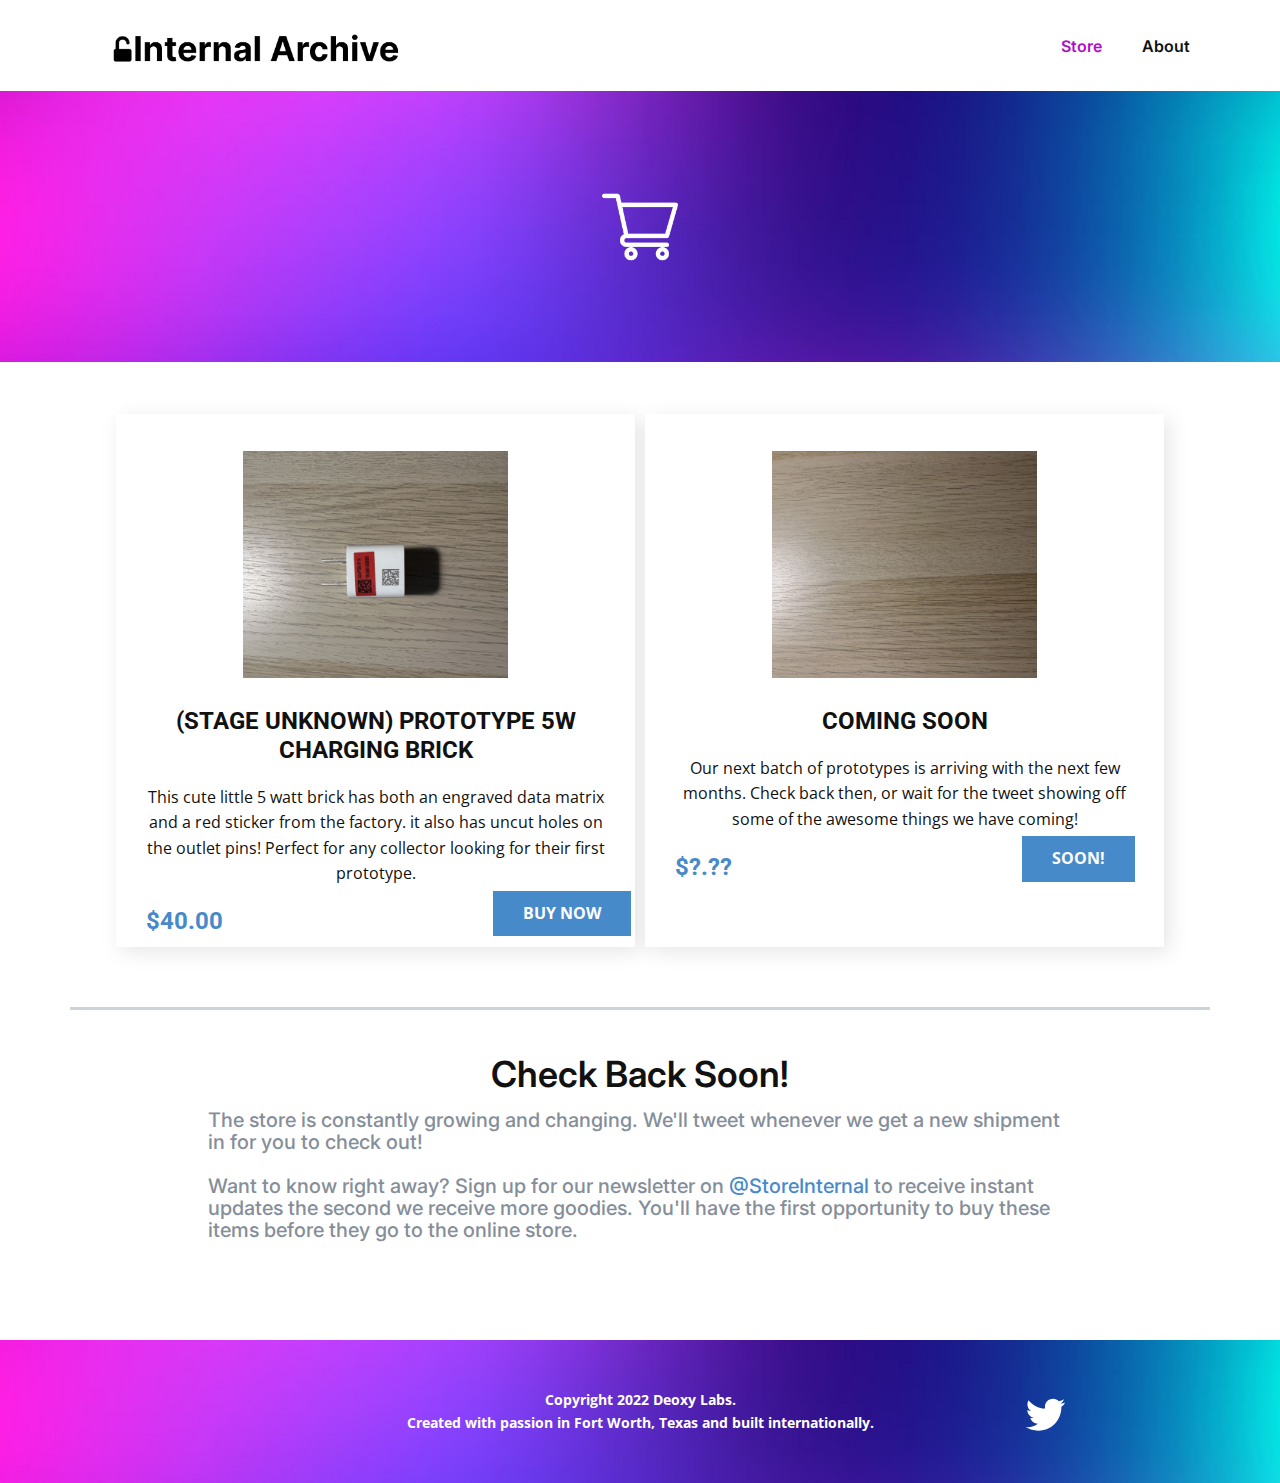
<file: index.html>
<!DOCTYPE html>
<html style="font-size: 16px;">
  <head>
    <meta name="viewport" content="width=device-width, initial-scale=1.0">
    <meta charset="utf-8">
    <meta name="keywords" content="Check Back Soon!, The store is constantly growing and changing. We&amp;apos;ll tweet whenever we get a new shipment in for you to check out!Want to know right away? Sign up ​​for our newsletter on @StoreInternal to receive instant updates the second we receive more goodies. You&amp;apos;ll have the first opportunity to buy these items before they go to the online store.">
    <meta name="description" content="">
    <meta name="page_type" content="np-template-header-footer-from-plugin">
    <title>Store</title>
    <link rel="stylesheet" href="nicepage.css" media="screen">
<link rel="stylesheet" href="Store.css" media="screen">
    <script class="u-script" type="text/javascript" src="jquery.js" defer=""></script>
    <script class="u-script" type="text/javascript" src="nicepage.js" defer=""></script>
    <meta name="generator" content="Nicepage 4.8.2, nicepage.com">
    <link id="u-theme-google-font" rel="stylesheet" href="https://fonts.googleapis.com/css?family=Roboto:100,100i,300,300i,400,400i,500,500i,700,700i,900,900i|Open+Sans:300,300i,400,400i,500,500i,600,600i,700,700i,800,800i">
    <link id="u-page-google-font" rel="stylesheet" href="https://fonts.googleapis.com/css?family=Inter:100,200,300,400,500,600,700,800,900">
    
    
    
    
    <script type="application/ld+json">{
		"@context": "https://store.internalarchive.com",
		"@type": "Organization",
		"name": "ArchiveStore",
		"logo": "images/InternalArchiveString_v1.2.png",
		"sameAs": [
				"https://twitter.com/DeoxyLabs"
		]
}</script>
    <meta name="theme-color" content="#478ac9">
    <meta name="twitter:site" content="@">
    <meta name="twitter:card" content="summary_large_image">
    <meta name="twitter:title" content="Store">
    <meta name="twitter:description" content="ArchiveStore">
    <meta property="og:title" content="Store">
    <meta property="og:description" content="">
    <meta property="og:type" content="website">
  </head>
  <body data-home-page="Store.html" data-home-page-title="Store" class="u-body u-xl-mode"><header class="u-clearfix u-header u-header" id="sec-0dd3"><div class="u-clearfix u-sheet u-sheet-1">
        <a href="Store.html" data-page-id="83940261" class="u-image u-logo u-image-1" data-image-width="938" data-image-height="127" title="Store">
          <img src="images/InternalArchiveString_v1.2.png" class="u-logo-image u-logo-image-1">
        </a>
        <nav class="u-menu u-menu-dropdown u-offcanvas u-menu-1">
          <div class="menu-collapse u-custom-font" style="font-size: 1rem; letter-spacing: 0px; font-family: Inter; font-weight: 600;">
            <a class="u-button-style u-custom-left-right-menu-spacing u-custom-padding-bottom u-custom-text-active-color u-custom-text-hover-color u-custom-top-bottom-menu-spacing u-nav-link u-text-active-palette-1-base u-text-hover-palette-2-base" href="#">
              <svg class="u-svg-link" viewBox="0 0 24 24"><use xmlns:xlink="http://www.w3.org/1999/xlink" xlink:href="#menu-hamburger"></use></svg>
              <svg class="u-svg-content" version="1.1" id="menu-hamburger" viewBox="0 0 16 16" x="0px" y="0px" xmlns:xlink="http://www.w3.org/1999/xlink" xmlns="http://www.w3.org/2000/svg"><g><rect y="1" width="16" height="2"></rect><rect y="7" width="16" height="2"></rect><rect y="13" width="16" height="2"></rect>
</g></svg>
            </a>
          </div>
          <div class="u-custom-menu u-nav-container">
            <ul class="u-custom-font u-nav u-unstyled u-nav-1"><li class="u-nav-item"><a class="u-button-style u-nav-link u-text-active-custom-color-3 u-text-hover-custom-color-2" href="Store.html" style="padding: 10px 20px;">Store</a>
</li><li class="u-nav-item"><a class="u-button-style u-nav-link u-text-active-custom-color-3 u-text-hover-custom-color-2" href="About.html" style="padding: 10px 20px;">About</a>
</li></ul>
          </div>
          <div class="u-custom-menu u-nav-container-collapse">
            <div class="u-black u-container-style u-inner-container-layout u-opacity u-opacity-95 u-sidenav">
              <div class="u-inner-container-layout u-sidenav-overflow">
                <div class="u-menu-close"></div>
                <ul class="u-align-center u-nav u-popupmenu-items u-unstyled u-nav-2"><li class="u-nav-item"><a class="u-button-style u-nav-link" href="Store.html">Store</a>
</li><li class="u-nav-item"><a class="u-button-style u-nav-link" href="About.html">About</a>
</li></ul>
              </div>
            </div>
            <div class="u-black u-menu-overlay u-opacity u-opacity-70"></div>
          </div>
        </nav>
      </div></header>
    <section class="u-clearfix u-image u-section-1" id="sec-e9eb" data-image-width="690" data-image-height="360">
      <div class="u-clearfix u-sheet u-valign-middle u-sheet-1"><span class="u-file-icon u-icon u-text-white u-icon-1"><img src="images/1.png" alt=""></span>
      </div>
    </section>
    <section class="u-align-center u-clearfix u-white u-section-2" id="sec-28b5">
      <div class="u-clearfix u-sheet u-sheet-1">
        <div class="u-align-center u-list u-list-1">
          <div class="u-repeater u-repeater-1">
            <div class="u-align-center u-container-style u-list-item u-repeater-item u-video-cover u-white u-list-item-1">
              <div class="u-container-layout u-similar-container u-container-layout-1">
                <img alt="" class="u-image u-image-default u-image-1" data-image-width="1600" data-image-height="1200" src="images/IMG_8213.jpg">
                <h4 class="u-text u-text-default u-text-1">(Stage unknown) prototype 5w charging brick</h4>
                <p class="u-text u-text-2">This cute little 5 watt brick has both an engraved data matrix and a red sticker from the factory. it also has uncut holes on the outlet pins! Perfect for any collector looking for their first prototype.</p>
                <h4 class="u-text u-text-default u-text-palette-1-base u-text-3">$40.00</h4>
                <a href="5W_Listing.html" data-page-id="65998624" class="u-btn u-button-style u-btn-1">buy now</a>
              </div>
            </div>
            <div class="u-align-center u-container-style u-list-item u-repeater-item u-video-cover u-white u-list-item-2">
              <div class="u-container-layout u-similar-container u-container-layout-2">
                <img alt="" class="u-image u-image-default u-image-2" src="images/IMG_8232.JPG" data-image-width="1600" data-image-height="1200">
                <h4 class="u-text u-text-default u-text-4">coming soon</h4>
                <p class="u-text u-text-5">Our next batch of prototypes is arriving with the next few months. Check back then, or wait for the tweet showing off some of the awesome things we have coming!</p>
                <h4 class="u-text u-text-default u-text-palette-1-base u-text-6">$?.??</h4>
                <a href="#https://nicepage.review" class="u-btn u-button-style u-dialog-link u-btn-2">Soon!</a>
              </div>
            </div>
          </div>
        </div>
      </div>
    </section>
    <section class="u-clearfix u-section-3" id="sec-6a8d">
      <div class="u-clearfix u-sheet u-sheet-1">
        <div class="u-border-3 u-border-palette-5-light-1 u-expanded-width u-line u-line-horizontal u-line-1"></div>
        <h1 class="u-custom-font u-text u-text-default u-text-1">Check Back Soon!</h1>
        <h1 class="u-custom-font u-text u-text-palette-5-dark-1 u-text-2">The store is constantly growing and changing. We'll tweet whenever we get a new shipment in for you to check out!<br>
          <br>Want to know right away? Sign up ​​for our newsletter on <a href="twitter.com/StoreInternal" class="u-active-none u-border-none u-btn u-button-link u-button-style u-hover-none u-none u-text-palette-1-base u-btn-1" target="_blank">@StoreInternal</a> to receive instant updates the second we receive more goodies. You'll have the first opportunity to buy these items before they go to the online store.
        </h1>
      </div>
    </section>
    
    
    <footer class="u-align-center u-clearfix u-footer u-image u-footer" id="sec-fd5d" data-image-width="690" data-image-height="360"><div class="u-clearfix u-sheet u-sheet-1">
        <p class="u-small-text u-text u-text-variant u-text-white u-text-1">Copyright 2022 Deoxy Labs.<br>Created with passion in Fort Worth, Texas and built internationally.
        </p>
        <div class="u-social-icons u-spacing-10 u-social-icons-1">
          <a class="u-social-url" title="twitter" target="_blank" href="https://twitter.com/DeoxyLabs"><span class="u-icon u-social-icon u-social-twitter u-text-white u-icon-1"><svg class="u-svg-link" preserveAspectRatio="xMidYMin slice" viewBox="0 0 112 112" style=""><use xmlns:xlink="http://www.w3.org/1999/xlink" xlink:href="#svg-f03a"></use></svg><svg class="u-svg-content" viewBox="0 0 112 112" x="0" y="0" id="svg-f03a"><path fill="currentColor" d="M92.2,38.2c0,0.8,0,1.6,0,2.3c0,24.3-18.6,52.4-52.6,52.4c-10.6,0.1-20.2-2.9-28.5-8.2
	c1.4,0.2,2.9,0.2,4.4,0.2c8.7,0,16.7-2.9,23-7.9c-8.1-0.2-14.9-5.5-17.3-12.8c1.1,0.2,2.4,0.2,3.4,0.2c1.6,0,3.3-0.2,4.8-0.7
	c-8.4-1.6-14.9-9.2-14.9-18c0-0.2,0-0.2,0-0.2c2.5,1.4,5.4,2.2,8.4,2.3c-5-3.3-8.3-8.9-8.3-15.4c0-3.4,1-6.5,2.5-9.2
	c9.1,11.1,22.7,18.5,38,19.2c-0.2-1.4-0.4-2.8-0.4-4.3c0.1-10,8.3-18.2,18.5-18.2c5.4,0,10.1,2.2,13.5,5.7c4.3-0.8,8.1-2.3,11.7-4.5
	c-1.4,4.3-4.3,7.9-8.1,10.1c3.7-0.4,7.3-1.4,10.6-2.9C98.9,32.3,95.7,35.5,92.2,38.2z"></path></svg></span>
          </a>
        </div>
      </div></footer>
  </body>
</html>
</file>
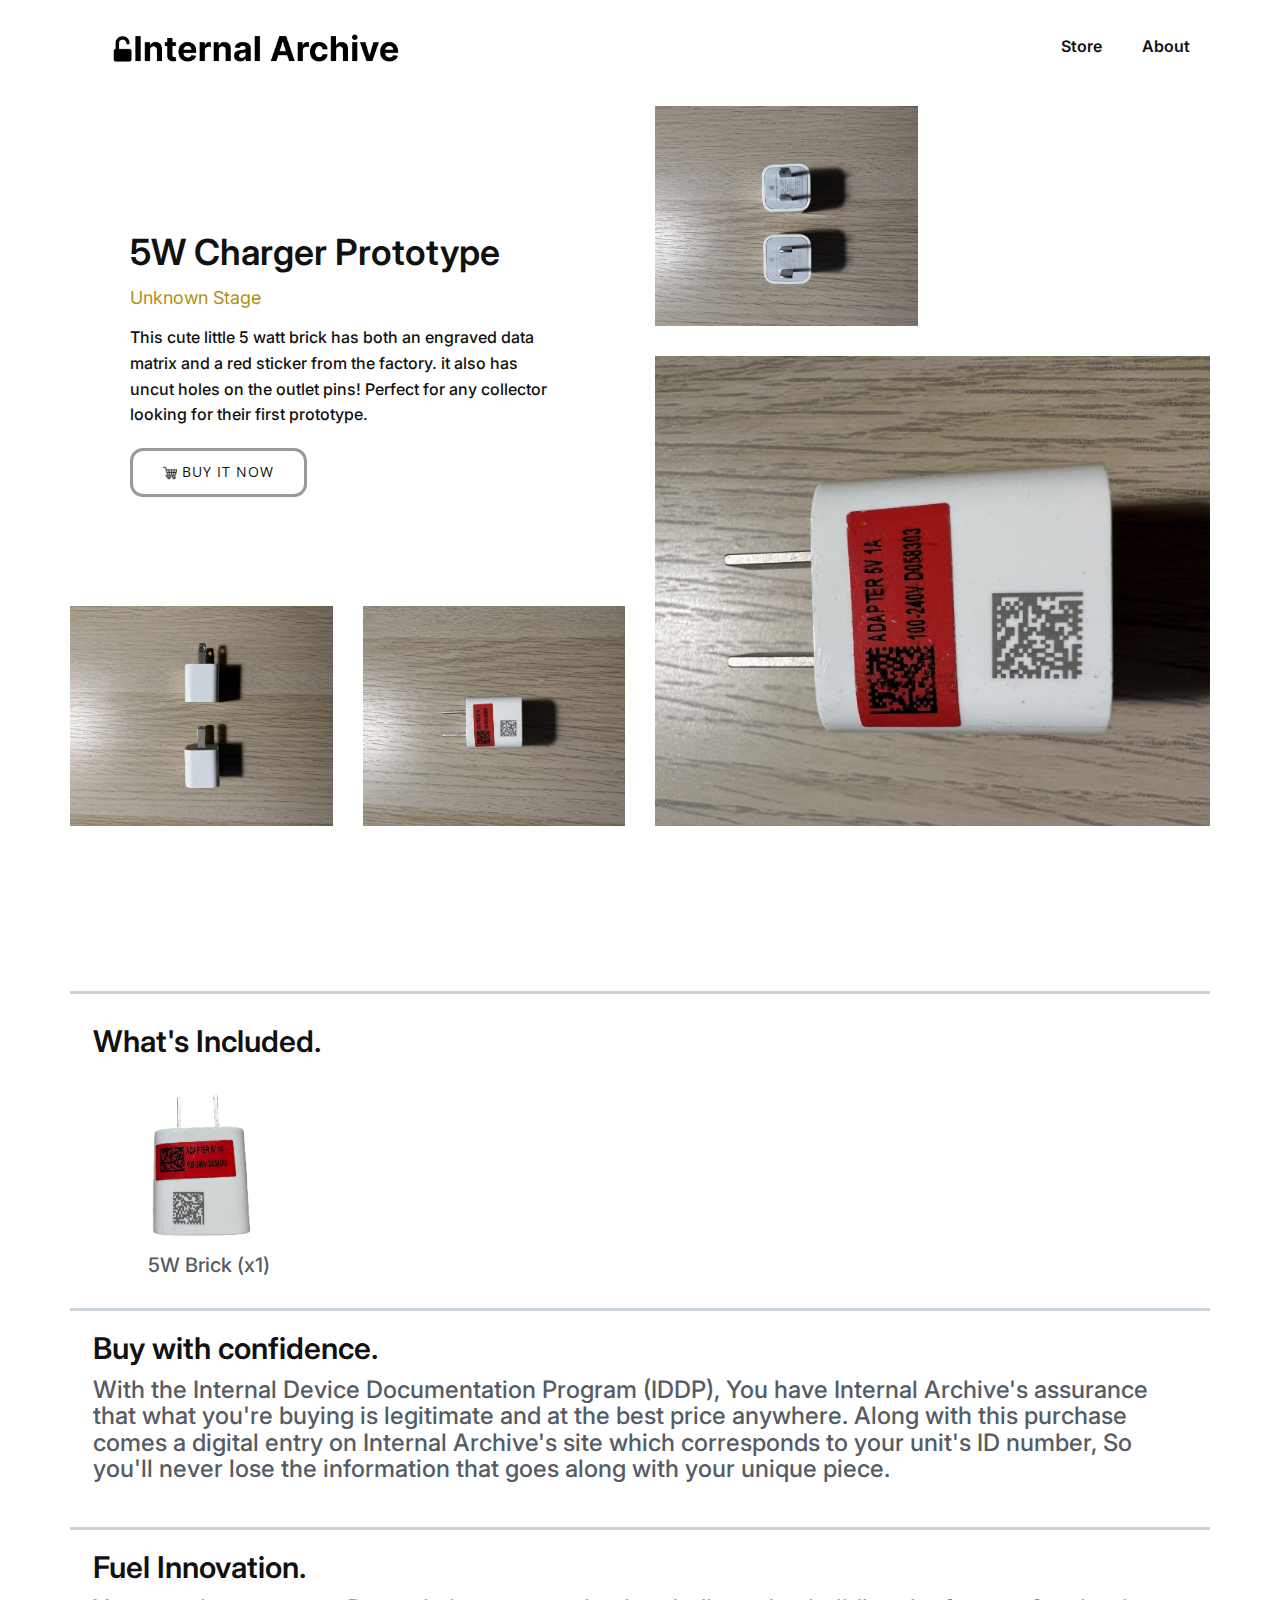
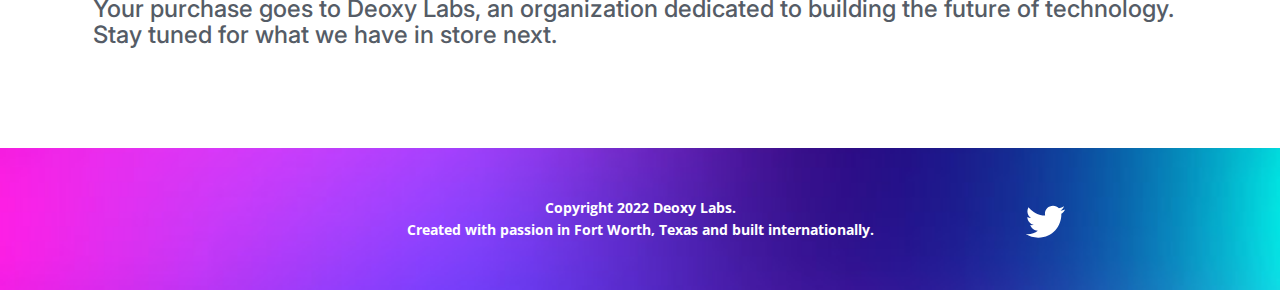
<file: 5W_Listing.html>
<!DOCTYPE html>
<html style="font-size: 16px;">
  <head>
    <meta name="viewport" content="width=device-width, initial-scale=1.0">
    <meta charset="utf-8">
    <meta name="keywords" content="5W Charger Prototype">
    <meta name="description" content="">
    <meta name="page_type" content="np-template-header-footer-from-plugin">
    <title>5W_Listing</title>
    <link rel="stylesheet" href="nicepage.css" media="screen">
<link rel="stylesheet" href="5W_Listing.css" media="screen">
    <script class="u-script" type="text/javascript" src="jquery.js" defer=""></script>
    <script class="u-script" type="text/javascript" src="nicepage.js" defer=""></script>
    <meta name="generator" content="Nicepage 4.8.2, nicepage.com">
    <link id="u-theme-google-font" rel="stylesheet" href="https://fonts.googleapis.com/css?family=Roboto:100,100i,300,300i,400,400i,500,500i,700,700i,900,900i|Open+Sans:300,300i,400,400i,500,500i,600,600i,700,700i,800,800i">
    <link id="u-page-google-font" rel="stylesheet" href="https://fonts.googleapis.com/css?family=Inter:100,200,300,400,500,600,700,800,900">
    
    
    
    
    
    <script type="application/ld+json">{
		"@context": "http://schema.org",
		"@type": "Organization",
		"name": "ArchiveStore",
		"logo": "images/InternalArchiveString_v1.2.png",
		"sameAs": [
				"https://twitter.com/DeoxyLabs"
		]
}</script>
    <meta name="theme-color" content="#478ac9">
    <meta name="twitter:site" content="@">
    <meta name="twitter:card" content="summary_large_image">
    <meta name="twitter:title" content="5W_Listing">
    <meta name="twitter:description" content="ArchiveStore">
    <meta property="og:title" content="5W_Listing">
    <meta property="og:description" content="">
    <meta property="og:type" content="website">
  </head>
  <body class="u-body u-xl-mode"><header class="u-clearfix u-header u-header" id="sec-0dd3"><div class="u-clearfix u-sheet u-sheet-1">
        <a href="Store.html" data-page-id="83940261" class="u-image u-logo u-image-1" data-image-width="938" data-image-height="127" title="Store">
          <img src="images/InternalArchiveString_v1.2.png" class="u-logo-image u-logo-image-1">
        </a>
        <nav class="u-menu u-menu-dropdown u-offcanvas u-menu-1">
          <div class="menu-collapse u-custom-font" style="font-size: 1rem; letter-spacing: 0px; font-family: Inter; font-weight: 600;">
            <a class="u-button-style u-custom-left-right-menu-spacing u-custom-padding-bottom u-custom-text-active-color u-custom-text-hover-color u-custom-top-bottom-menu-spacing u-nav-link u-text-active-palette-1-base u-text-hover-palette-2-base" href="#">
              <svg class="u-svg-link" viewBox="0 0 24 24"><use xmlns:xlink="http://www.w3.org/1999/xlink" xlink:href="#menu-hamburger"></use></svg>
              <svg class="u-svg-content" version="1.1" id="menu-hamburger" viewBox="0 0 16 16" x="0px" y="0px" xmlns:xlink="http://www.w3.org/1999/xlink" xmlns="http://www.w3.org/2000/svg"><g><rect y="1" width="16" height="2"></rect><rect y="7" width="16" height="2"></rect><rect y="13" width="16" height="2"></rect>
</g></svg>
            </a>
          </div>
          <div class="u-custom-menu u-nav-container">
            <ul class="u-custom-font u-nav u-unstyled u-nav-1"><li class="u-nav-item"><a class="u-button-style u-nav-link u-text-active-custom-color-3 u-text-hover-custom-color-2" href="Store.html" style="padding: 10px 20px;">Store</a>
</li><li class="u-nav-item"><a class="u-button-style u-nav-link u-text-active-custom-color-3 u-text-hover-custom-color-2" href="About.html" style="padding: 10px 20px;">About</a>
</li></ul>
          </div>
          <div class="u-custom-menu u-nav-container-collapse">
            <div class="u-black u-container-style u-inner-container-layout u-opacity u-opacity-95 u-sidenav">
              <div class="u-inner-container-layout u-sidenav-overflow">
                <div class="u-menu-close"></div>
                <ul class="u-align-center u-nav u-popupmenu-items u-unstyled u-nav-2"><li class="u-nav-item"><a class="u-button-style u-nav-link" href="Store.html">Store</a>
</li><li class="u-nav-item"><a class="u-button-style u-nav-link" href="About.html">About</a>
</li></ul>
              </div>
            </div>
            <div class="u-black u-menu-overlay u-opacity u-opacity-70"></div>
          </div>
        </nav>
      </div></header>
    <section class="u-align-center u-clearfix u-section-1" id="sec-f42d">
      <div class="u-clearfix u-sheet u-sheet-1">
        <div class="u-clearfix u-expanded-width u-gutter-30 u-layout-wrap u-layout-wrap-1">
          <div class="u-layout">
            <div class="u-layout-row">
              <div class="u-size-30 u-size-60-md">
                <div class="u-layout-col">
                  <div class="u-size-40">
                    <div class="u-layout-row">
                      <div class="u-align-left u-container-style u-layout-cell u-left-cell u-shape-rectangle u-size-60 u-layout-cell-1">
                        <div class="u-container-layout u-container-layout-1">
                          <h2 class="u-custom-font u-text u-text-default u-text-1">5W Charger Prototype</h2>
                          <h2 class="u-custom-font u-text u-text-custom-color-1 u-text-default u-text-2">Unknown Stage</h2>
                          <p class="u-custom-font u-text u-text-3"> This cute little 5 watt brick has both an engraved data matrix and a red sticker from the factory. it also has uncut holes on the outlet pins! Perfect for any collector looking for their first prototype.</p>
                          <a href="" class="u-border-3 u-border-active-black u-border-grey-40 u-border-hover-palette-5-base u-btn u-btn-round u-button-style u-none u-radius-13 u-text-body-color u-btn-1"><span class="u-file-icon u-icon"><img src="images/3144456.png" alt=""></span>&nbsp;Buy it now
                          </a>
                        </div>
                      </div>
                    </div>
                  </div>
                  <div class="u-size-20">
                    <div class="u-layout-row">
                      <div class="u-align-left u-container-style u-hidden-sm u-hidden-xs u-image u-layout-cell u-left-cell u-size-30 u-image-1" data-image-width="1600" data-image-height="1200">
                        <div class="u-container-layout u-valign-bottom u-container-layout-2"></div>
                      </div>
                      <div class="u-align-left u-container-style u-image u-layout-cell u-size-30 u-image-2" data-image-width="1600" data-image-height="1200">
                        <div class="u-container-layout u-container-layout-3" src=""></div>
                      </div>
                    </div>
                  </div>
                </div>
              </div>
              <div class="u-size-30 u-size-60-md">
                <div class="u-layout-col">
                  <div class="u-size-20">
                    <div class="u-layout-row">
                      <div class="u-align-left u-container-style u-image u-layout-cell u-size-30 u-image-3" data-image-width="1600" data-image-height="1200">
                        <div class="u-container-layout u-container-layout-4" src=""></div>
                      </div>
                      <div class="u-align-left u-container-style u-hidden-sm u-hidden-xs u-layout-cell u-right-cell u-size-30 u-layout-cell-5">
                        <div class="u-container-layout u-container-layout-5"></div>
                      </div>
                    </div>
                  </div>
                  <div class="u-size-40">
                    <div class="u-layout-row">
                      <div class="u-align-left u-container-style u-image u-layout-cell u-right-cell u-size-60 u-image-4" data-image-width="1600" data-image-height="1200">
                        <div class="u-container-layout u-container-layout-6" src=""></div>
                      </div>
                    </div>
                  </div>
                </div>
              </div>
            </div>
          </div>
        </div>
      </div>
    </section>
    <section class="u-clearfix u-section-2" id="sec-2104">
      <div class="u-clearfix u-sheet u-sheet-1">
        <div class="u-border-3 u-border-palette-5-light-1 u-expanded-width u-line u-line-horizontal u-line-1"></div>
        <h2 class="u-custom-font u-text u-text-1">What's Included.</h2>
        <img class="u-image u-image-default u-image-1" src="images/IMG_8214-removebg-preview.png" alt="" data-image-width="433" data-image-height="577">
        <h2 class="u-align-center u-custom-font u-text u-text-palette-5-dark-2 u-text-2">5W Brick (x1)</h2>
      </div>
    </section>
    <section class="u-clearfix u-section-3" id="carousel_dbaa">
      <div class="u-clearfix u-sheet u-sheet-1">
        <div class="u-border-3 u-border-palette-5-light-1 u-expanded-width u-line u-line-horizontal u-line-1"></div>
        <h2 class="u-custom-font u-text u-text-1">Buy with confidence.</h2>
        <h2 class="u-custom-font u-text u-text-palette-5-dark-2 u-text-2">With the Internal Device Documentation Program (IDDP), You have Internal Archive's assurance that what you're buying is legitimate and at the best price anywhere. Along with this purchase comes a digital entry on Internal Archive's site which corresponds to your unit's ID number, So you'll never lose the information that goes along with your unique piece.&nbsp;</h2>
      </div>
    </section>
    <section class="u-clearfix u-section-4" id="carousel_99a0">
      <div class="u-clearfix u-sheet u-sheet-1">
        <div class="u-border-3 u-border-palette-5-light-1 u-expanded-width u-line u-line-horizontal u-line-1"></div>
        <h2 class="u-custom-font u-text u-text-1">Fuel Innovation.</h2>
        <h2 class="u-custom-font u-text u-text-palette-5-dark-2 u-text-2">Your purchase goes to Deoxy Labs, an organization dedicated to building the future of technology. Stay tuned for what we have in store next.</h2>
      </div>
    </section>
    
    
    <footer class="u-align-center u-clearfix u-footer u-image u-footer" id="sec-fd5d" data-image-width="690" data-image-height="360"><div class="u-clearfix u-sheet u-sheet-1">
        <p class="u-small-text u-text u-text-variant u-text-white u-text-1">Copyright 2022 Deoxy Labs.<br>Created with passion in Fort Worth, Texas and built internationally.
        </p>
        <div class="u-social-icons u-spacing-10 u-social-icons-1">
          <a class="u-social-url" title="twitter" target="_blank" href="https://twitter.com/DeoxyLabs"><span class="u-icon u-social-icon u-social-twitter u-text-white u-icon-1"><svg class="u-svg-link" preserveAspectRatio="xMidYMin slice" viewBox="0 0 112 112" style=""><use xmlns:xlink="http://www.w3.org/1999/xlink" xlink:href="#svg-f03a"></use></svg><svg class="u-svg-content" viewBox="0 0 112 112" x="0" y="0" id="svg-f03a"><path fill="currentColor" d="M92.2,38.2c0,0.8,0,1.6,0,2.3c0,24.3-18.6,52.4-52.6,52.4c-10.6,0.1-20.2-2.9-28.5-8.2
	c1.4,0.2,2.9,0.2,4.4,0.2c8.7,0,16.7-2.9,23-7.9c-8.1-0.2-14.9-5.5-17.3-12.8c1.1,0.2,2.4,0.2,3.4,0.2c1.6,0,3.3-0.2,4.8-0.7
	c-8.4-1.6-14.9-9.2-14.9-18c0-0.2,0-0.2,0-0.2c2.5,1.4,5.4,2.2,8.4,2.3c-5-3.3-8.3-8.9-8.3-15.4c0-3.4,1-6.5,2.5-9.2
	c9.1,11.1,22.7,18.5,38,19.2c-0.2-1.4-0.4-2.8-0.4-4.3c0.1-10,8.3-18.2,18.5-18.2c5.4,0,10.1,2.2,13.5,5.7c4.3-0.8,8.1-2.3,11.7-4.5
	c-1.4,4.3-4.3,7.9-8.1,10.1c3.7-0.4,7.3-1.4,10.6-2.9C98.9,32.3,95.7,35.5,92.2,38.2z"></path></svg></span>
          </a>
        </div>
      </div></footer>
  </body>
</html>
</file>
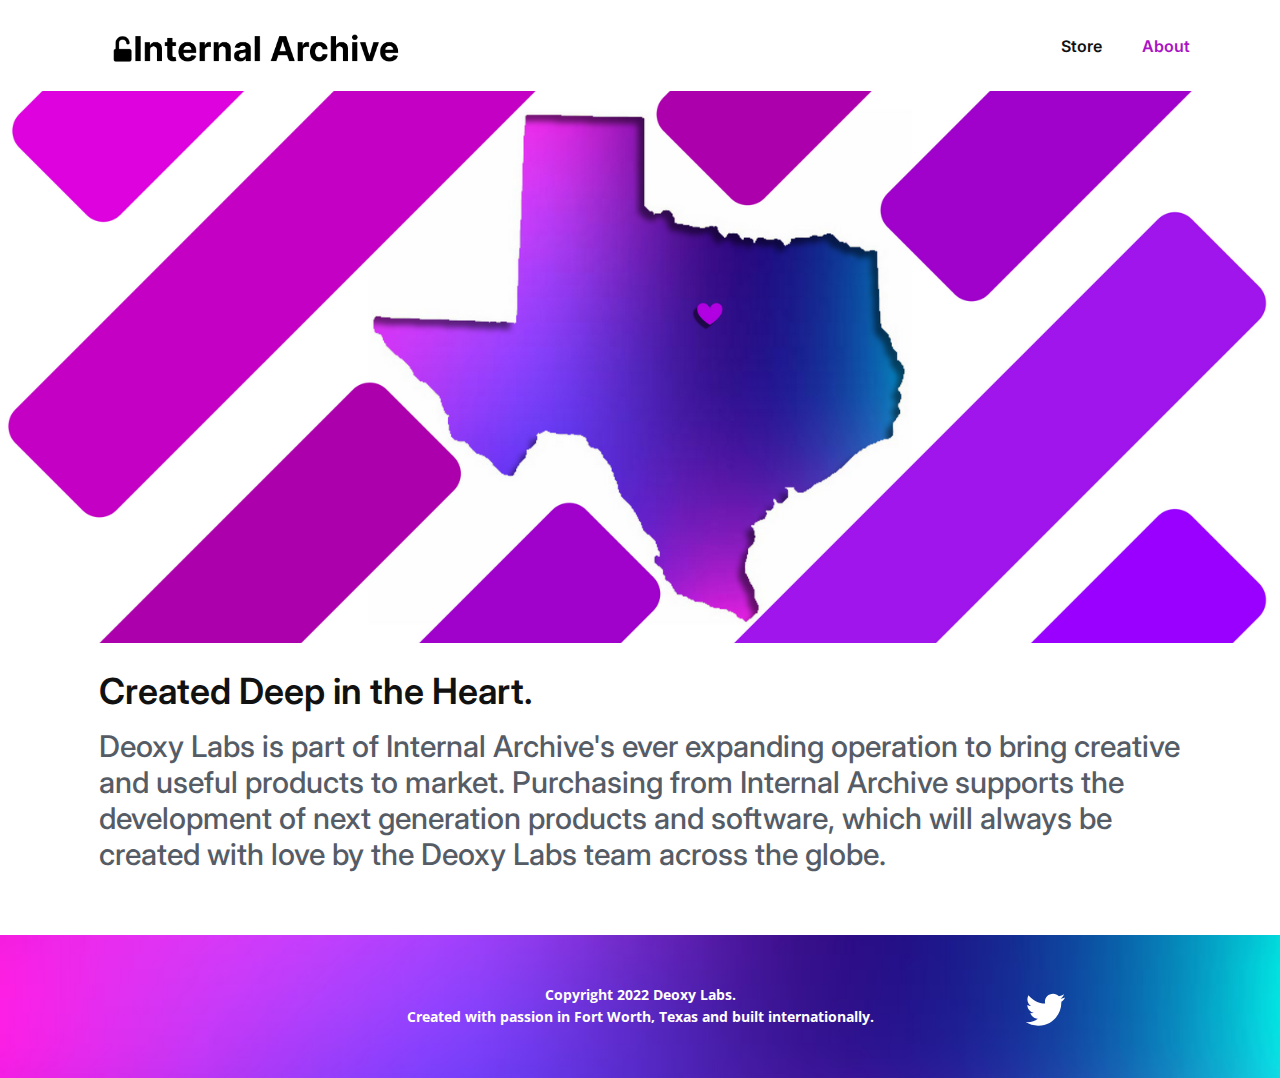
<file: About.html>
<!DOCTYPE html>
<html style="font-size: 16px;">
  <head>
    <meta name="viewport" content="width=device-width, initial-scale=1.0">
    <meta charset="utf-8">
    <meta name="keywords" content="">
    <meta name="description" content="">
    <meta name="page_type" content="np-template-header-footer-from-plugin">
    <title>About</title>
    <link rel="stylesheet" href="nicepage.css" media="screen">
<link rel="stylesheet" href="About.css" media="screen">
    <script class="u-script" type="text/javascript" src="jquery.js" defer=""></script>
    <script class="u-script" type="text/javascript" src="nicepage.js" defer=""></script>
    <meta name="generator" content="Nicepage 4.8.2, nicepage.com">
    <link id="u-theme-google-font" rel="stylesheet" href="https://fonts.googleapis.com/css?family=Roboto:100,100i,300,300i,400,400i,500,500i,700,700i,900,900i|Open+Sans:300,300i,400,400i,500,500i,600,600i,700,700i,800,800i">
    <link id="u-page-google-font" rel="stylesheet" href="https://fonts.googleapis.com/css?family=Inter:100,200,300,400,500,600,700,800,900">
    
    
    
    <script type="application/ld+json">{
		"@context": "http://schema.org",
		"@type": "Organization",
		"name": "ArchiveStore",
		"logo": "images/InternalArchiveString_v1.2.png",
		"sameAs": [
				"https://twitter.com/DeoxyLabs"
		]
}</script>
    <meta name="theme-color" content="#478ac9">
    <meta name="twitter:site" content="@">
    <meta name="twitter:card" content="summary_large_image">
    <meta name="twitter:title" content="About">
    <meta name="twitter:description" content="ArchiveStore">
    <meta property="og:title" content="About">
    <meta property="og:description" content="">
    <meta property="og:type" content="website">
  </head>
  <body class="u-body u-xl-mode"><header class="u-clearfix u-header u-header" id="sec-0dd3"><div class="u-clearfix u-sheet u-sheet-1">
        <a href="Store.html" data-page-id="83940261" class="u-image u-logo u-image-1" data-image-width="938" data-image-height="127" title="Store">
          <img src="images/InternalArchiveString_v1.2.png" class="u-logo-image u-logo-image-1">
        </a>
        <nav class="u-menu u-menu-dropdown u-offcanvas u-menu-1">
          <div class="menu-collapse u-custom-font" style="font-size: 1rem; letter-spacing: 0px; font-family: Inter; font-weight: 600;">
            <a class="u-button-style u-custom-left-right-menu-spacing u-custom-padding-bottom u-custom-text-active-color u-custom-text-hover-color u-custom-top-bottom-menu-spacing u-nav-link u-text-active-palette-1-base u-text-hover-palette-2-base" href="#">
              <svg class="u-svg-link" viewBox="0 0 24 24"><use xmlns:xlink="http://www.w3.org/1999/xlink" xlink:href="#menu-hamburger"></use></svg>
              <svg class="u-svg-content" version="1.1" id="menu-hamburger" viewBox="0 0 16 16" x="0px" y="0px" xmlns:xlink="http://www.w3.org/1999/xlink" xmlns="http://www.w3.org/2000/svg"><g><rect y="1" width="16" height="2"></rect><rect y="7" width="16" height="2"></rect><rect y="13" width="16" height="2"></rect>
</g></svg>
            </a>
          </div>
          <div class="u-custom-menu u-nav-container">
            <ul class="u-custom-font u-nav u-unstyled u-nav-1"><li class="u-nav-item"><a class="u-button-style u-nav-link u-text-active-custom-color-3 u-text-hover-custom-color-2" href="Store.html" style="padding: 10px 20px;">Store</a>
</li><li class="u-nav-item"><a class="u-button-style u-nav-link u-text-active-custom-color-3 u-text-hover-custom-color-2" href="About.html" style="padding: 10px 20px;">About</a>
</li></ul>
          </div>
          <div class="u-custom-menu u-nav-container-collapse">
            <div class="u-black u-container-style u-inner-container-layout u-opacity u-opacity-95 u-sidenav">
              <div class="u-inner-container-layout u-sidenav-overflow">
                <div class="u-menu-close"></div>
                <ul class="u-align-center u-nav u-popupmenu-items u-unstyled u-nav-2"><li class="u-nav-item"><a class="u-button-style u-nav-link" href="Store.html">Store</a>
</li><li class="u-nav-item"><a class="u-button-style u-nav-link" href="About.html">About</a>
</li></ul>
              </div>
            </div>
            <div class="u-black u-menu-overlay u-opacity u-opacity-70"></div>
          </div>
        </nav>
      </div></header>
    <section class="u-clearfix u-image u-section-1" id="sec-cb33" data-image-width="1600" data-image-height="1087">
      <div class="u-clearfix u-sheet u-sheet-1"></div>
    </section>
    <section class="u-clearfix u-section-2" id="sec-a1c8">
      <div class="u-clearfix u-sheet u-sheet-1">
        <h1 class="u-custom-font u-text u-text-default u-text-1">Created Deep in the Heart.</h1>
        <h1 class="u-custom-font u-text u-text-default u-text-palette-5-dark-2 u-text-2">Deoxy Labs is part of Internal Archive's ever expanding operation to bring creative and useful products to market. Purchasing from Internal Archive supports the development of next generation products and software, which will always be created with love by the Deoxy Labs team across the globe.</h1>
      </div>
    </section>
    
    
    <footer class="u-align-center u-clearfix u-footer u-image u-footer" id="sec-fd5d" data-image-width="690" data-image-height="360"><div class="u-clearfix u-sheet u-sheet-1">
        <p class="u-small-text u-text u-text-variant u-text-white u-text-1">Copyright 2022 Deoxy Labs.<br>Created with passion in Fort Worth, Texas and built internationally.
        </p>
        <div class="u-social-icons u-spacing-10 u-social-icons-1">
          <a class="u-social-url" title="twitter" target="_blank" href="https://twitter.com/DeoxyLabs"><span class="u-icon u-social-icon u-social-twitter u-text-white u-icon-1"><svg class="u-svg-link" preserveAspectRatio="xMidYMin slice" viewBox="0 0 112 112" style=""><use xmlns:xlink="http://www.w3.org/1999/xlink" xlink:href="#svg-f03a"></use></svg><svg class="u-svg-content" viewBox="0 0 112 112" x="0" y="0" id="svg-f03a"><path fill="currentColor" d="M92.2,38.2c0,0.8,0,1.6,0,2.3c0,24.3-18.6,52.4-52.6,52.4c-10.6,0.1-20.2-2.9-28.5-8.2
	c1.4,0.2,2.9,0.2,4.4,0.2c8.7,0,16.7-2.9,23-7.9c-8.1-0.2-14.9-5.5-17.3-12.8c1.1,0.2,2.4,0.2,3.4,0.2c1.6,0,3.3-0.2,4.8-0.7
	c-8.4-1.6-14.9-9.2-14.9-18c0-0.2,0-0.2,0-0.2c2.5,1.4,5.4,2.2,8.4,2.3c-5-3.3-8.3-8.9-8.3-15.4c0-3.4,1-6.5,2.5-9.2
	c9.1,11.1,22.7,18.5,38,19.2c-0.2-1.4-0.4-2.8-0.4-4.3c0.1-10,8.3-18.2,18.5-18.2c5.4,0,10.1,2.2,13.5,5.7c4.3-0.8,8.1-2.3,11.7-4.5
	c-1.4,4.3-4.3,7.9-8.1,10.1c3.7-0.4,7.3-1.4,10.6-2.9C98.9,32.3,95.7,35.5,92.2,38.2z"></path></svg></span>
          </a>
        </div>
      </div></footer>
  </body>
</html>
</file>
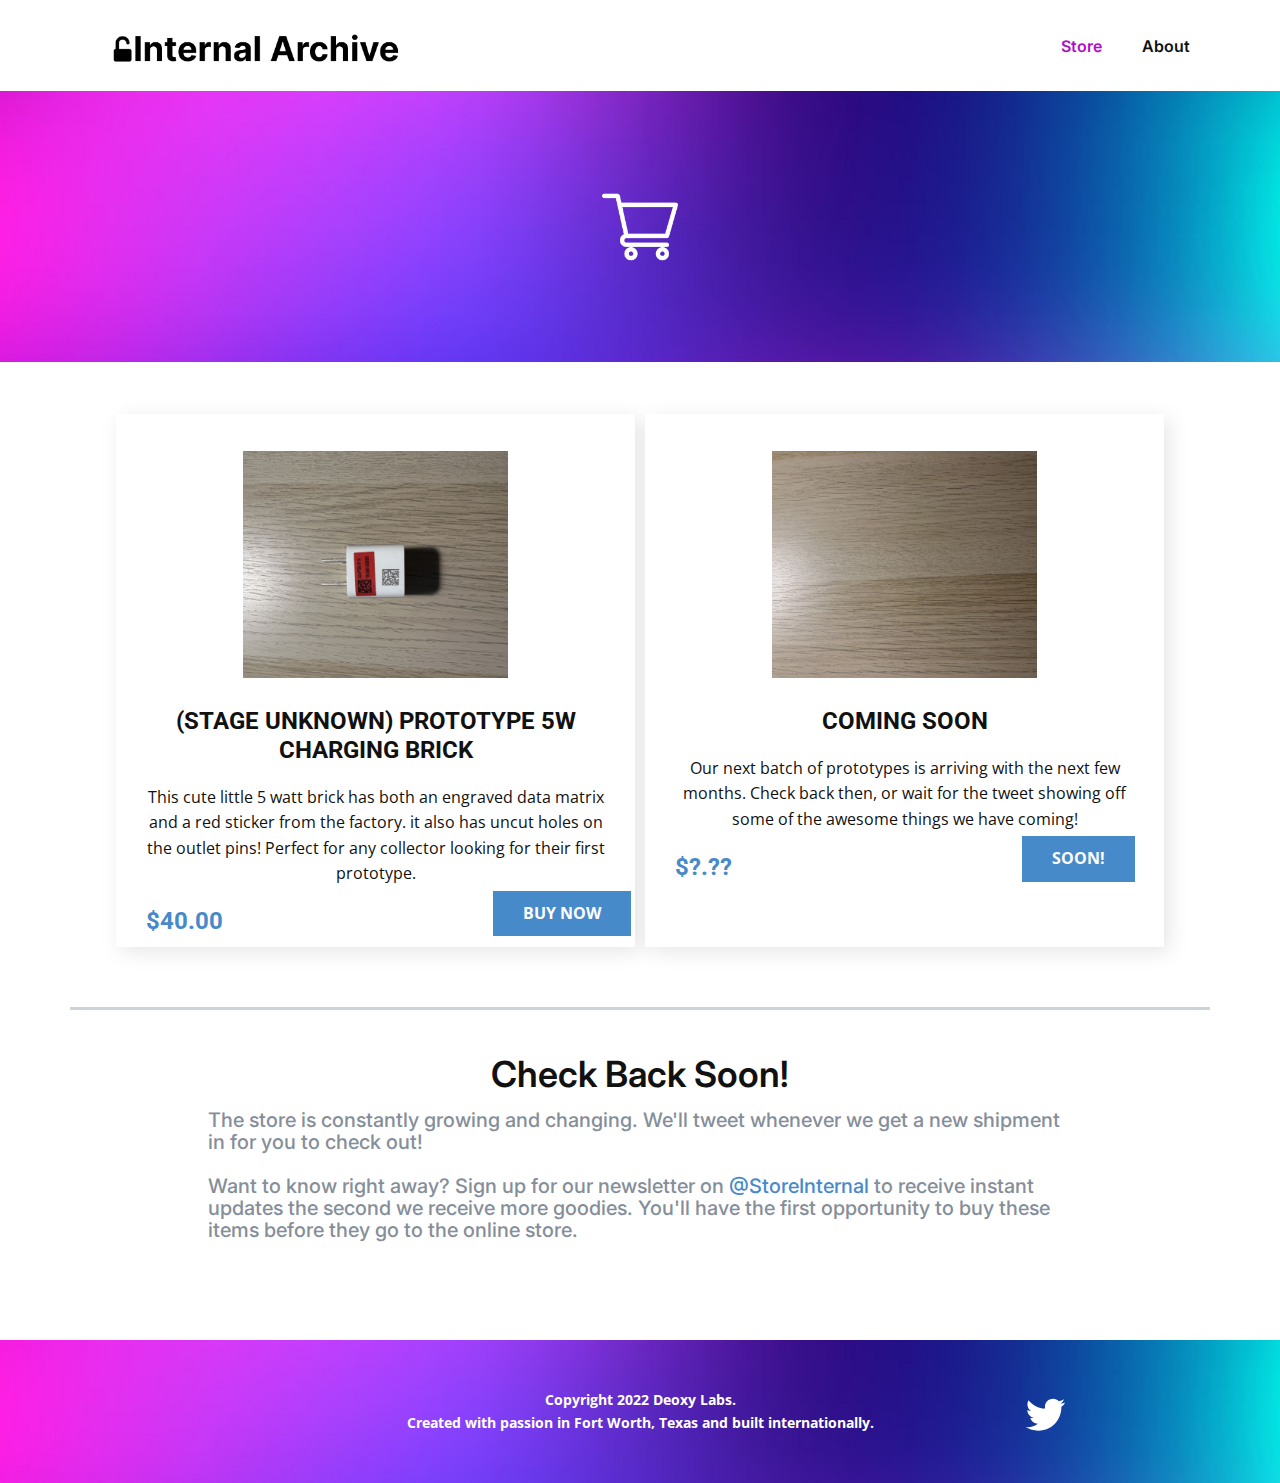
<file: Store.html>
<!DOCTYPE html>
<html style="font-size: 16px;">
  <head>
    <meta name="viewport" content="width=device-width, initial-scale=1.0">
    <meta charset="utf-8">
    <meta name="keywords" content="Check Back Soon!, The store is constantly growing and changing. We&amp;apos;ll tweet whenever we get a new shipment in for you to check out!Want to know right away? Sign up ​​for our newsletter on @StoreInternal to receive instant updates the second we receive more goodies. You&amp;apos;ll have the first opportunity to buy these items before they go to the online store.">
    <meta name="description" content="">
    <meta name="page_type" content="np-template-header-footer-from-plugin">
    <title>Store</title>
    <link rel="stylesheet" href="nicepage.css" media="screen">
<link rel="stylesheet" href="Store.css" media="screen">
    <script class="u-script" type="text/javascript" src="jquery.js" defer=""></script>
    <script class="u-script" type="text/javascript" src="nicepage.js" defer=""></script>
    <meta name="generator" content="Nicepage 4.8.2, nicepage.com">
    <link id="u-theme-google-font" rel="stylesheet" href="https://fonts.googleapis.com/css?family=Roboto:100,100i,300,300i,400,400i,500,500i,700,700i,900,900i|Open+Sans:300,300i,400,400i,500,500i,600,600i,700,700i,800,800i">
    <link id="u-page-google-font" rel="stylesheet" href="https://fonts.googleapis.com/css?family=Inter:100,200,300,400,500,600,700,800,900">
    
    
    
    
    <script type="application/ld+json">{
		"@context": "http://schema.org",
		"@type": "Organization",
		"name": "ArchiveStore",
		"logo": "images/InternalArchiveString_v1.2.png",
		"sameAs": [
				"https://twitter.com/DeoxyLabs"
		]
}</script>
    <meta name="theme-color" content="#478ac9">
    <meta name="twitter:site" content="@">
    <meta name="twitter:card" content="summary_large_image">
    <meta name="twitter:title" content="Store">
    <meta name="twitter:description" content="ArchiveStore">
    <meta property="og:title" content="Store">
    <meta property="og:description" content="">
    <meta property="og:type" content="website">
  </head>
  <body class="u-body u-xl-mode"><header class="u-clearfix u-header u-header" id="sec-0dd3"><div class="u-clearfix u-sheet u-sheet-1">
        <a href="Store.html" data-page-id="83940261" class="u-image u-logo u-image-1" data-image-width="938" data-image-height="127" title="Store">
          <img src="images/InternalArchiveString_v1.2.png" class="u-logo-image u-logo-image-1">
        </a>
        <nav class="u-menu u-menu-dropdown u-offcanvas u-menu-1">
          <div class="menu-collapse u-custom-font" style="font-size: 1rem; letter-spacing: 0px; font-family: Inter; font-weight: 600;">
            <a class="u-button-style u-custom-left-right-menu-spacing u-custom-padding-bottom u-custom-text-active-color u-custom-text-hover-color u-custom-top-bottom-menu-spacing u-nav-link u-text-active-palette-1-base u-text-hover-palette-2-base" href="#">
              <svg class="u-svg-link" viewBox="0 0 24 24"><use xmlns:xlink="http://www.w3.org/1999/xlink" xlink:href="#menu-hamburger"></use></svg>
              <svg class="u-svg-content" version="1.1" id="menu-hamburger" viewBox="0 0 16 16" x="0px" y="0px" xmlns:xlink="http://www.w3.org/1999/xlink" xmlns="http://www.w3.org/2000/svg"><g><rect y="1" width="16" height="2"></rect><rect y="7" width="16" height="2"></rect><rect y="13" width="16" height="2"></rect>
</g></svg>
            </a>
          </div>
          <div class="u-custom-menu u-nav-container">
            <ul class="u-custom-font u-nav u-unstyled u-nav-1"><li class="u-nav-item"><a class="u-button-style u-nav-link u-text-active-custom-color-3 u-text-hover-custom-color-2" href="Store.html" style="padding: 10px 20px;">Store</a>
</li><li class="u-nav-item"><a class="u-button-style u-nav-link u-text-active-custom-color-3 u-text-hover-custom-color-2" href="About.html" style="padding: 10px 20px;">About</a>
</li></ul>
          </div>
          <div class="u-custom-menu u-nav-container-collapse">
            <div class="u-black u-container-style u-inner-container-layout u-opacity u-opacity-95 u-sidenav">
              <div class="u-inner-container-layout u-sidenav-overflow">
                <div class="u-menu-close"></div>
                <ul class="u-align-center u-nav u-popupmenu-items u-unstyled u-nav-2"><li class="u-nav-item"><a class="u-button-style u-nav-link" href="Store.html">Store</a>
</li><li class="u-nav-item"><a class="u-button-style u-nav-link" href="About.html">About</a>
</li></ul>
              </div>
            </div>
            <div class="u-black u-menu-overlay u-opacity u-opacity-70"></div>
          </div>
        </nav>
      </div></header>
    <section class="u-clearfix u-image u-section-1" id="sec-e9eb" data-image-width="690" data-image-height="360">
      <div class="u-clearfix u-sheet u-valign-middle u-sheet-1"><span class="u-file-icon u-icon u-text-white u-icon-1"><img src="images/1.png" alt=""></span>
      </div>
    </section>
    <section class="u-align-center u-clearfix u-white u-section-2" id="sec-28b5">
      <div class="u-clearfix u-sheet u-sheet-1">
        <div class="u-align-center u-list u-list-1">
          <div class="u-repeater u-repeater-1">
            <div class="u-align-center u-container-style u-list-item u-repeater-item u-video-cover u-white u-list-item-1">
              <div class="u-container-layout u-similar-container u-container-layout-1">
                <img alt="" class="u-image u-image-default u-image-1" data-image-width="1600" data-image-height="1200" src="images/IMG_8213.jpg">
                <h4 class="u-text u-text-default u-text-1">(Stage unknown) prototype 5w charging brick</h4>
                <p class="u-text u-text-2">This cute little 5 watt brick has both an engraved data matrix and a red sticker from the factory. it also has uncut holes on the outlet pins! Perfect for any collector looking for their first prototype.</p>
                <h4 class="u-text u-text-default u-text-palette-1-base u-text-3">$40.00</h4>
                <a href="5W_Listing.html" data-page-id="65998624" class="u-btn u-button-style u-btn-1">buy now</a>
              </div>
            </div>
            <div class="u-align-center u-container-style u-list-item u-repeater-item u-video-cover u-white u-list-item-2">
              <div class="u-container-layout u-similar-container u-container-layout-2">
                <img alt="" class="u-image u-image-default u-image-2" src="images/IMG_8232.JPG" data-image-width="1600" data-image-height="1200">
                <h4 class="u-text u-text-default u-text-4">coming soon</h4>
                <p class="u-text u-text-5">Our next batch of prototypes is arriving with the next few months. Check back then, or wait for the tweet showing off some of the awesome things we have coming!</p>
                <h4 class="u-text u-text-default u-text-palette-1-base u-text-6">$?.??</h4>
                <a href="#https://nicepage.review" class="u-btn u-button-style u-dialog-link u-btn-2">Soon!</a>
              </div>
            </div>
          </div>
        </div>
      </div>
    </section>
    <section class="u-clearfix u-section-3" id="sec-6a8d">
      <div class="u-clearfix u-sheet u-sheet-1">
        <div class="u-border-3 u-border-palette-5-light-1 u-expanded-width u-line u-line-horizontal u-line-1"></div>
        <h1 class="u-custom-font u-text u-text-default u-text-1">Check Back Soon!</h1>
        <h1 class="u-custom-font u-text u-text-palette-5-dark-1 u-text-2">The store is constantly growing and changing. We'll tweet whenever we get a new shipment in for you to check out!<br>
          <br>Want to know right away? Sign up ​​for our newsletter on <a href="twitter.com/StoreInternal" class="u-active-none u-border-none u-btn u-button-link u-button-style u-hover-none u-none u-text-palette-1-base u-btn-1" target="_blank">@StoreInternal</a> to receive instant updates the second we receive more goodies. You'll have the first opportunity to buy these items before they go to the online store.
        </h1>
      </div>
    </section>
    
    
    <footer class="u-align-center u-clearfix u-footer u-image u-footer" id="sec-fd5d" data-image-width="690" data-image-height="360"><div class="u-clearfix u-sheet u-sheet-1">
        <p class="u-small-text u-text u-text-variant u-text-white u-text-1">Copyright 2022 Deoxy Labs.<br>Created with passion in Fort Worth, Texas and built internationally.
        </p>
        <div class="u-social-icons u-spacing-10 u-social-icons-1">
          <a class="u-social-url" title="twitter" target="_blank" href="https://twitter.com/DeoxyLabs"><span class="u-icon u-social-icon u-social-twitter u-text-white u-icon-1"><svg class="u-svg-link" preserveAspectRatio="xMidYMin slice" viewBox="0 0 112 112" style=""><use xmlns:xlink="http://www.w3.org/1999/xlink" xlink:href="#svg-f03a"></use></svg><svg class="u-svg-content" viewBox="0 0 112 112" x="0" y="0" id="svg-f03a"><path fill="currentColor" d="M92.2,38.2c0,0.8,0,1.6,0,2.3c0,24.3-18.6,52.4-52.6,52.4c-10.6,0.1-20.2-2.9-28.5-8.2
	c1.4,0.2,2.9,0.2,4.4,0.2c8.7,0,16.7-2.9,23-7.9c-8.1-0.2-14.9-5.5-17.3-12.8c1.1,0.2,2.4,0.2,3.4,0.2c1.6,0,3.3-0.2,4.8-0.7
	c-8.4-1.6-14.9-9.2-14.9-18c0-0.2,0-0.2,0-0.2c2.5,1.4,5.4,2.2,8.4,2.3c-5-3.3-8.3-8.9-8.3-15.4c0-3.4,1-6.5,2.5-9.2
	c9.1,11.1,22.7,18.5,38,19.2c-0.2-1.4-0.4-2.8-0.4-4.3c0.1-10,8.3-18.2,18.5-18.2c5.4,0,10.1,2.2,13.5,5.7c4.3-0.8,8.1-2.3,11.7-4.5
	c-1.4,4.3-4.3,7.9-8.1,10.1c3.7-0.4,7.3-1.4,10.6-2.9C98.9,32.3,95.7,35.5,92.2,38.2z"></path></svg></span>
          </a>
        </div>
      </div></footer>
  </body>
</html>
</file>
